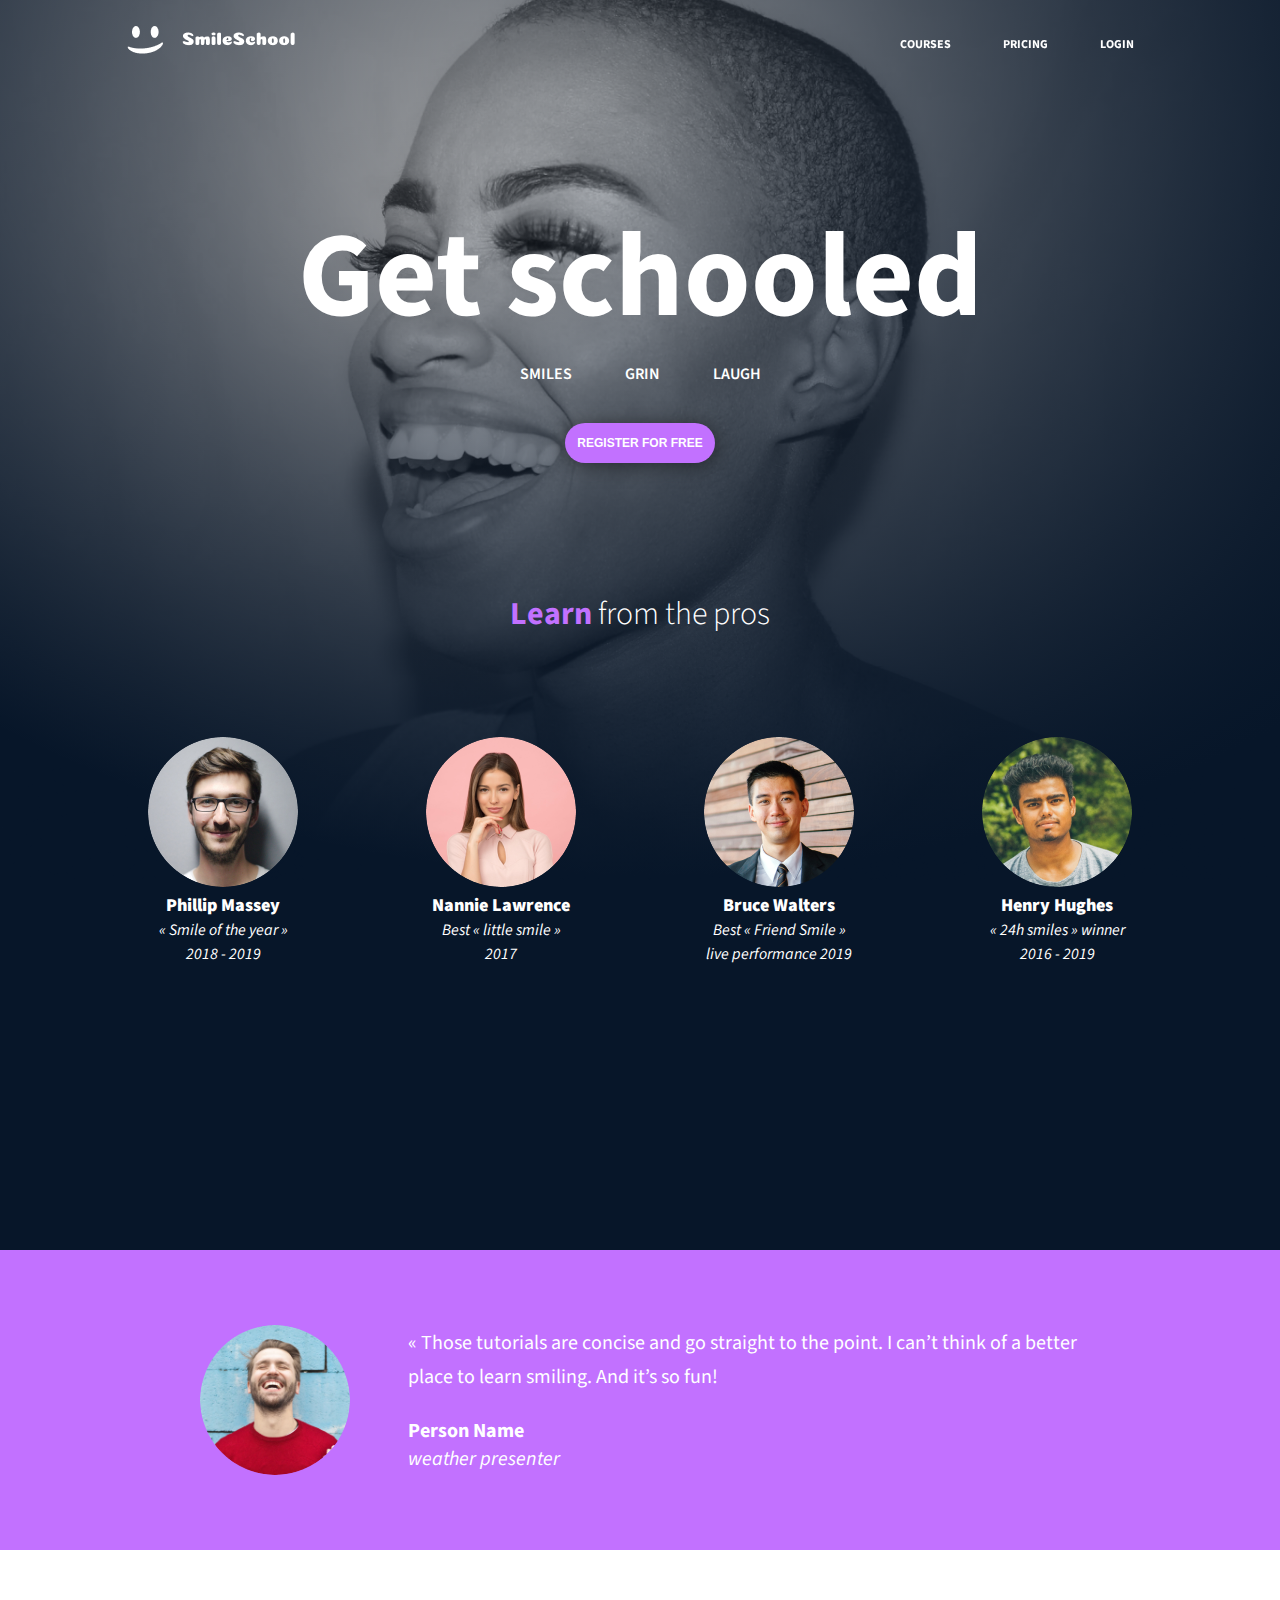
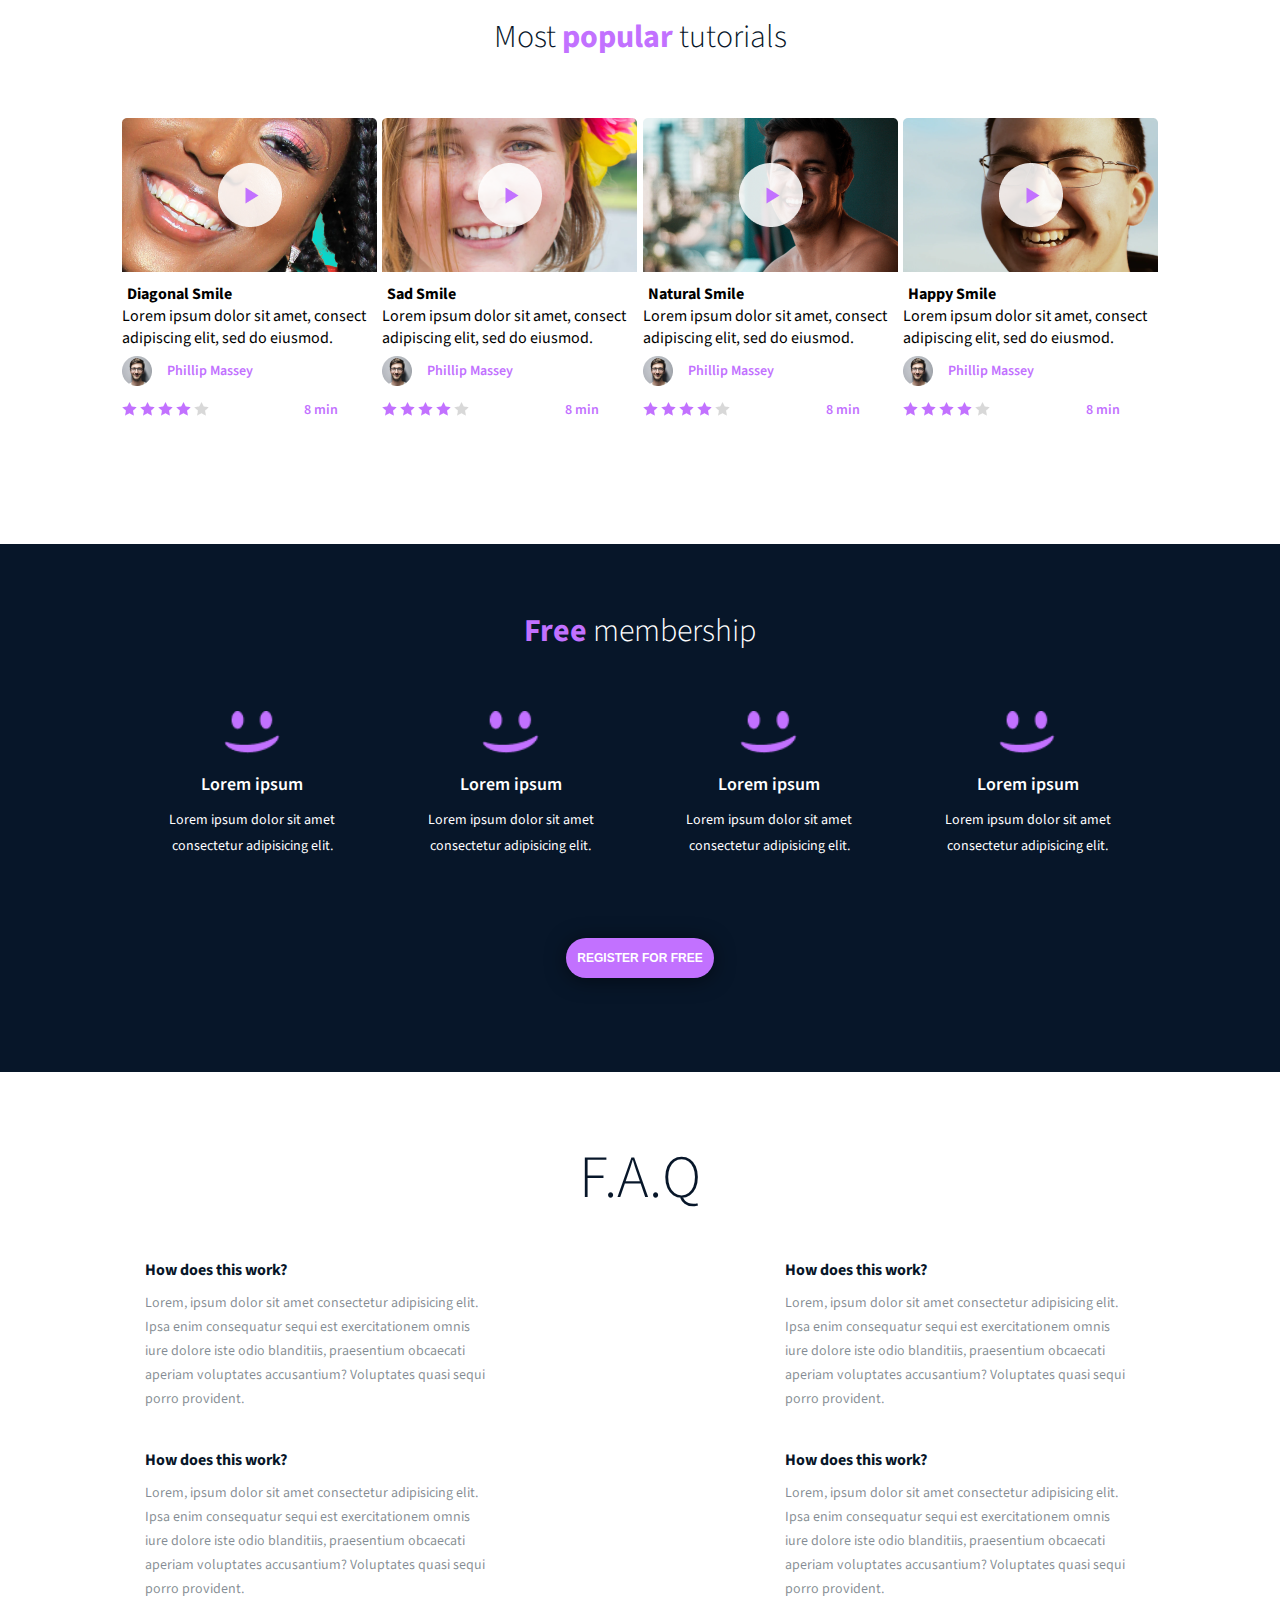
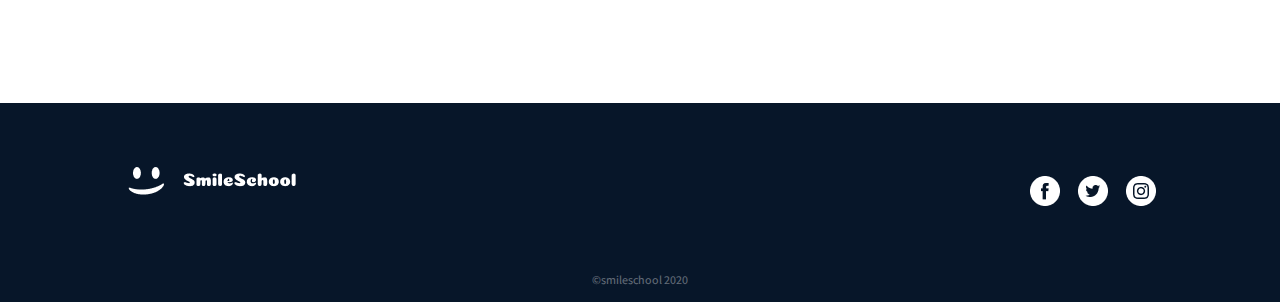
<file: css_advanced/index.html>
<!DOCTYPE html>
<html lang="en">
	<head>
		<meta charset="UTF-8" />
		<meta name="viewport" content="width=device-width, initial-scale=1.0" />
		<title>SmileSchool - Homepage</title>
		<link rel="stylesheet" href="styles.css" />
	</head>

	<body>
		<!-- Header -->
		<header id="header">
			<div id="logo">
				<a href="#"><img src="asset/img/logo.png" alt="logo" /></a>
			</div>
			<div id="menu">
				<a href="#">COURSES</a>
				<a href="#">PRICING</a>
				<a href="#">LOGIN</a>
			</div>
		</header>

		<!-- Main Element -->
		<main>
			<!-- Banner -->
			<section id="banner">
				<div id="bannertitle">
					<h1>Get schooled</h1>
					<p>SMILES GRIN LAUGH</p>
					<button type="button">REGISTER FOR FREE</button>
				</div>
				<!-- Pros -->
				<div id="pro">
					<h2><span>Learn</span> from the pros</h2>
					<div id="pro-details">
						<div class="pro_1">
							<img src="asset/img/pro1.png" alt="pro1" />
							<h3>Phillip Massey</h3>
							<p>« Smile of the year » 2018 - 2019</p>
						</div>
						<div class="pro_2">
							<img src="asset/img/pro2.png" alt="pro2" />
							<h3>Nannie Lawrence</h3>
							<p>Best « little smile » 2017</p>
						</div>
						<div class="pro_3">
							<img src="asset/img/pro3.png" alt="pro3" />
							<h3>Bruce Walters</h3>
							<p>Best « Friend Smile » live performance 2019</p>
						</div>
						<div class="pro_4">
							<img src="asset/img/pro4.png" alt="pro4" />
							<h3>Henry Hughes</h3>
							<p>« 24h smiles » winner 2016 - 2019</p>
						</div>
					</div>
				</div>
			</section>

			<!-- Quote -->
			<section id="quote">
				<div class="quote">
					<img src="asset/img/quote author.png" alt="author" />
					<div id="quote-content">
						<blockquote>
							&laquo Those tutorials are concise and go straight
							to the point. I can’t think of a better place to
							learn smiling. And it’s so fun!
						</blockquote>
						<p id="author">Person Name</p>
						<p id="text">weather presenter</p>
					</div>
				</div>
			</section>

			<!-- Videos -->
			<section id="videos">
				<h1>Most <span>popular</span> tutorials</h1>
				<div id="videos-content">
					<div class="video_1">
						<img src="asset/img/video1.png" />
						<h2>Diagonal Smile</h2>
						<p>
							Lorem ipsum dolor sit amet, consect adipiscing elit,
							sed do eiusmod.
						</p>
						<div class="video_author">
							<img src="asset/img/testimonialavatar.png" />
							<h3>Phillip Massey</h3>
						</div>
						<div class="rating">
							<div>
								<img src="asset/img/fullstar.png" />
								<img src="asset/img/fullstar.png" />
								<img src="asset/img/fullstar.png" />
								<img src="asset/img/fullstar.png" />
								<img src="asset/img/emptystar.png" />
							</div>
							<p>8 min</p>
						</div>
					</div>
					<div class="video_2">
						<img src="asset/img/video2.png" />
						<h2>Sad Smile</h2>
						<p>
							Lorem ipsum dolor sit amet, consect adipiscing elit,
							sed do eiusmod.
						</p>
						<div class="video_author">
							<img src="asset/img/testimonialavatar.png" />
							<h3>Phillip Massey</h3>
						</div>
						<div class="rating">
							<div>
								<img src="asset/img/fullstar.png" />
								<img src="asset/img/fullstar.png" />
								<img src="asset/img/fullstar.png" />
								<img src="asset/img/fullstar.png" />
								<img src="asset/img/emptystar.png" />
							</div>
							<p>8 min</p>
						</div>
					</div>
					<div class="video_3">
						<img src="asset/img/video3.png" />
						<h2>Natural Smile</h2>
						<p>
							Lorem ipsum dolor sit amet, consect adipiscing elit,
							sed do eiusmod.
						</p>
						<div class="video_author">
							<img src="asset/img/testimonialavatar.png" />
							<h3>Phillip Massey</h3>
						</div>
						<div class="rating">
							<div>
								<img src="asset/img/fullstar.png" />
								<img src="asset/img/fullstar.png" />
								<img src="asset/img/fullstar.png" />
								<img src="asset/img/fullstar.png" />
								<img src="asset/img/emptystar.png" />
							</div>
							<p>8 min</p>
						</div>
					</div>
					<div class="video_4">
						<img src="asset/img/video4.png" />
						<h2>Happy Smile</h2>
						<p>
							Lorem ipsum dolor sit amet, consect adipiscing elit,
							sed do eiusmod.
						</p>
						<div class="video_author">
							<img src="asset/img/testimonialavatar.png" />
							<h3>Phillip Massey</h3>
						</div>
						<div class="rating">
							<div>
								<img src="asset/img/fullstar.png" />
								<img src="asset/img/fullstar.png" />
								<img src="asset/img/fullstar.png" />
								<img src="asset/img/fullstar.png" />
								<img src="asset/img/emptystar.png" />
							</div>
							<p>8 min</p>
						</div>
					</div>
				</div>
			</section>

			<!-- Membership -->
			<section id="membership">
				<h1><span>Free</span> membership</h1>
				<div id="membership_content">
					<div class="message_1">
						<img src="asset/img/smile.png" alt="smile logo" />
						<h2>Lorem ipsum</h2>
						<p>
							Lorem ipsum dolor sit amet consectetur adipisicing
							elit.
						</p>
					</div>
					<div class="message_2">
						<img src="asset/img/smile.png" alt="smile logo" />
						<h2>Lorem ipsum</h2>
						<p>
							Lorem ipsum dolor sit amet consectetur adipisicing
							elit.
						</p>
					</div>
					<div class="message_3">
						<img src="asset/img/smile.png" alt="smile logo" />
						<h2>Lorem ipsum</h2>
						<p>
							Lorem ipsum dolor sit amet consectetur adipisicing
							elit.
						</p>
					</div>
					<div class="message_4">
						<img src="asset/img/smile.png" alt="smile logo" />
						<h2>Lorem ipsum</h2>
						<p>
							Lorem ipsum dolor sit amet consectetur adipisicing
							elit.
						</p>
					</div>
				</div>
				<button>REGISTER FOR FREE</button>
			</section>

			<!-- FAQ -->
			<section id="FAQ">
				<h1>F.A.Q</h1>
				<div>
					<div class="row">
						<div class="item">
							<h2>How does this work?</h2>
							<p>
								Lorem, ipsum dolor sit amet consectetur
								adipisicing elit. Ipsa enim consequatur sequi
								est exercitationem omnis iure dolore iste odio
								blanditiis, praesentium obcaecati aperiam
								voluptates accusantium? Voluptates quasi sequi
								porro provident.
							</p>
						</div>
						<div class="item">
							<h2>How does this work?</h2>
							<p>
								Lorem, ipsum dolor sit amet consectetur
								adipisicing elit. Ipsa enim consequatur sequi
								est exercitationem omnis iure dolore iste odio
								blanditiis, praesentium obcaecati aperiam
								voluptates accusantium? Voluptates quasi sequi
								porro provident.
							</p>
						</div>
					</div>
					<div class="row">
						<div class="item">
							<h2>How does this work?</h2>
							<p>
								Lorem, ipsum dolor sit amet consectetur
								adipisicing elit. Ipsa enim consequatur sequi
								est exercitationem omnis iure dolore iste odio
								blanditiis, praesentium obcaecati aperiam
								voluptates accusantium? Voluptates quasi sequi
								porro provident.
							</p>
						</div>
						<div class="item">
							<h2>How does this work?</h2>
							<p>
								Lorem, ipsum dolor sit amet consectetur
								adipisicing elit. Ipsa enim consequatur sequi
								est exercitationem omnis iure dolore iste odio
								blanditiis, praesentium obcaecati aperiam
								voluptates accusantium? Voluptates quasi sequi
								porro provident.
							</p>
						</div>
					</div>
				</div>
			</section>
		</main>

		<!-- Footer -->
		<footer>
			<div>
				<div class="footer">
					<div class="column_1">
						<img src="asset/img/logo.png" />
					</div>
					<div class="column_2">
						<a href="#facebook"
							><img src="asset/img/facebook_icon.png"
						/></a>
						<a href="#twitter"
							><img src="asset/img/twitter_icon.png"
						/></a>
						<a href="#instagram"
							><img src="asset/img/instagram_icon.png"
						/></a>
					</div>
				</div>
				<p style="opacity: 37%;">©smileschool 2020</p>
			</div>
		</footer>
	</body>
</html>
</file>
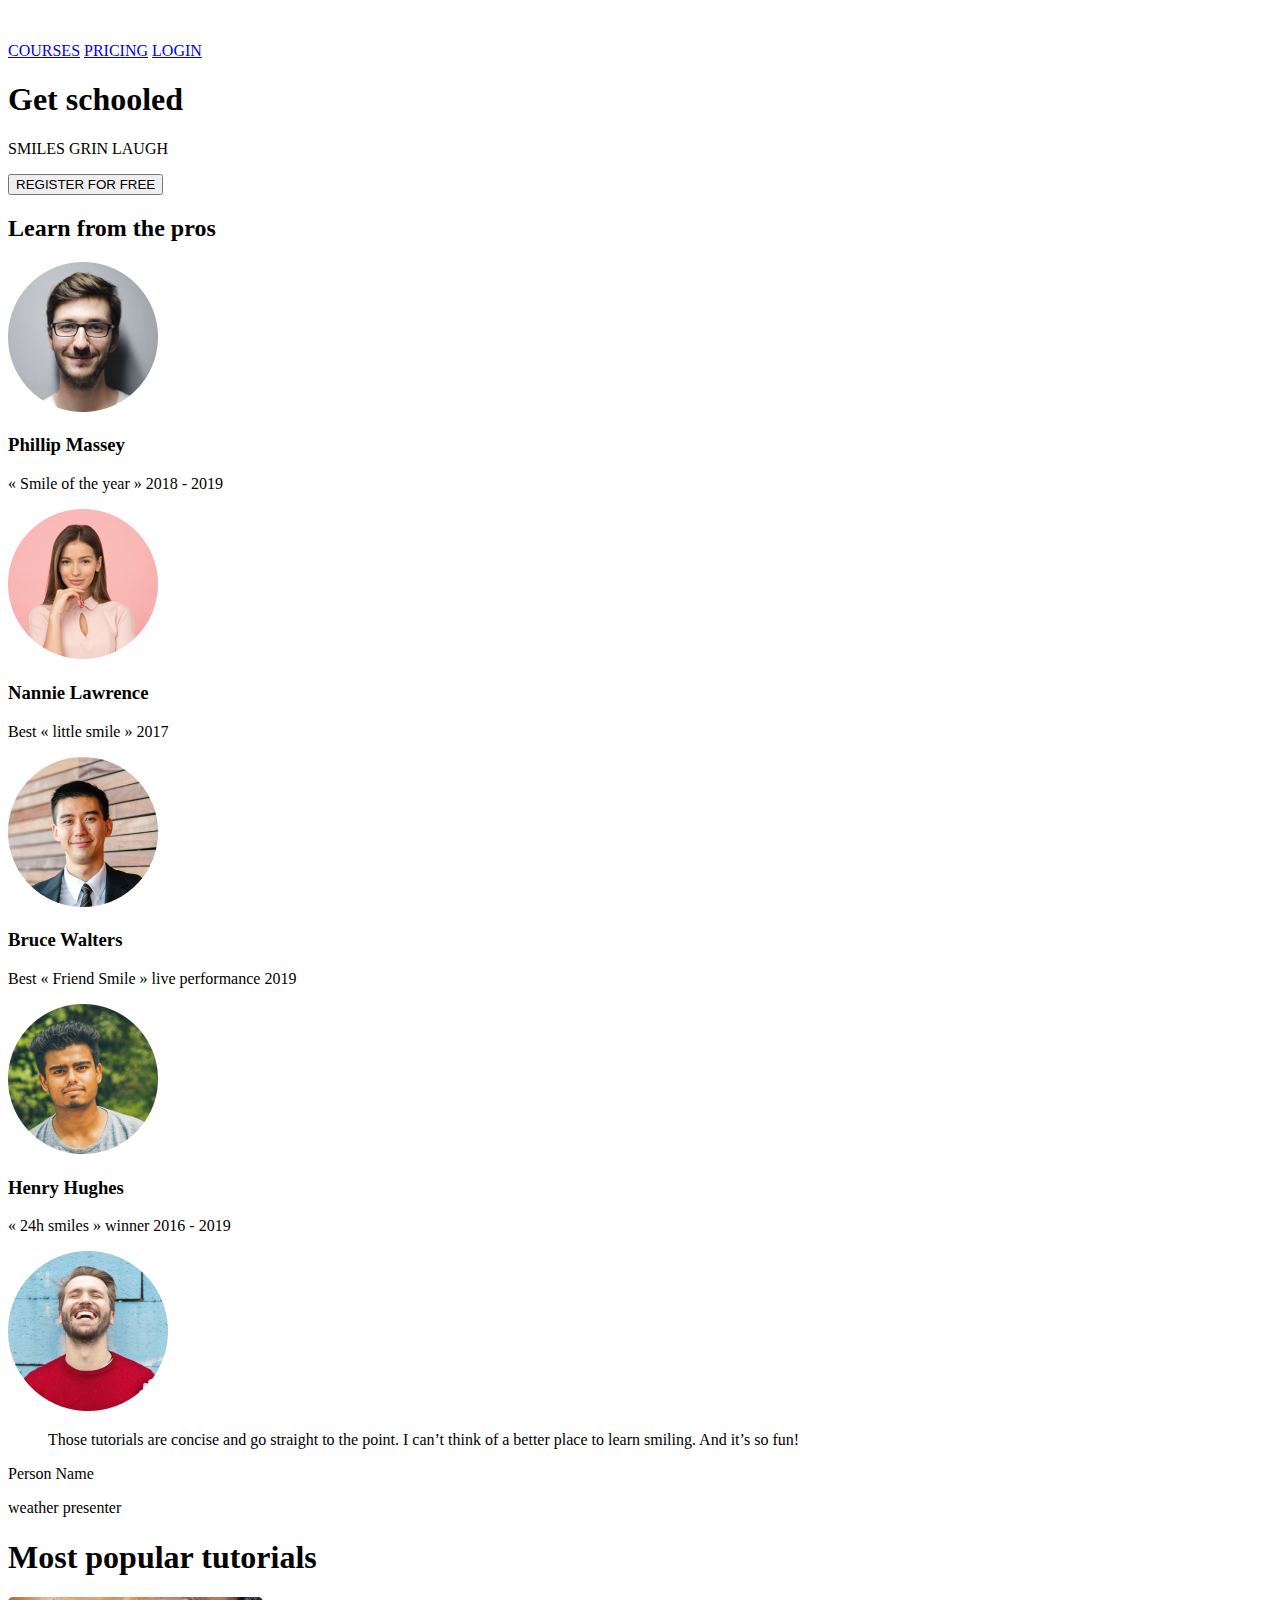
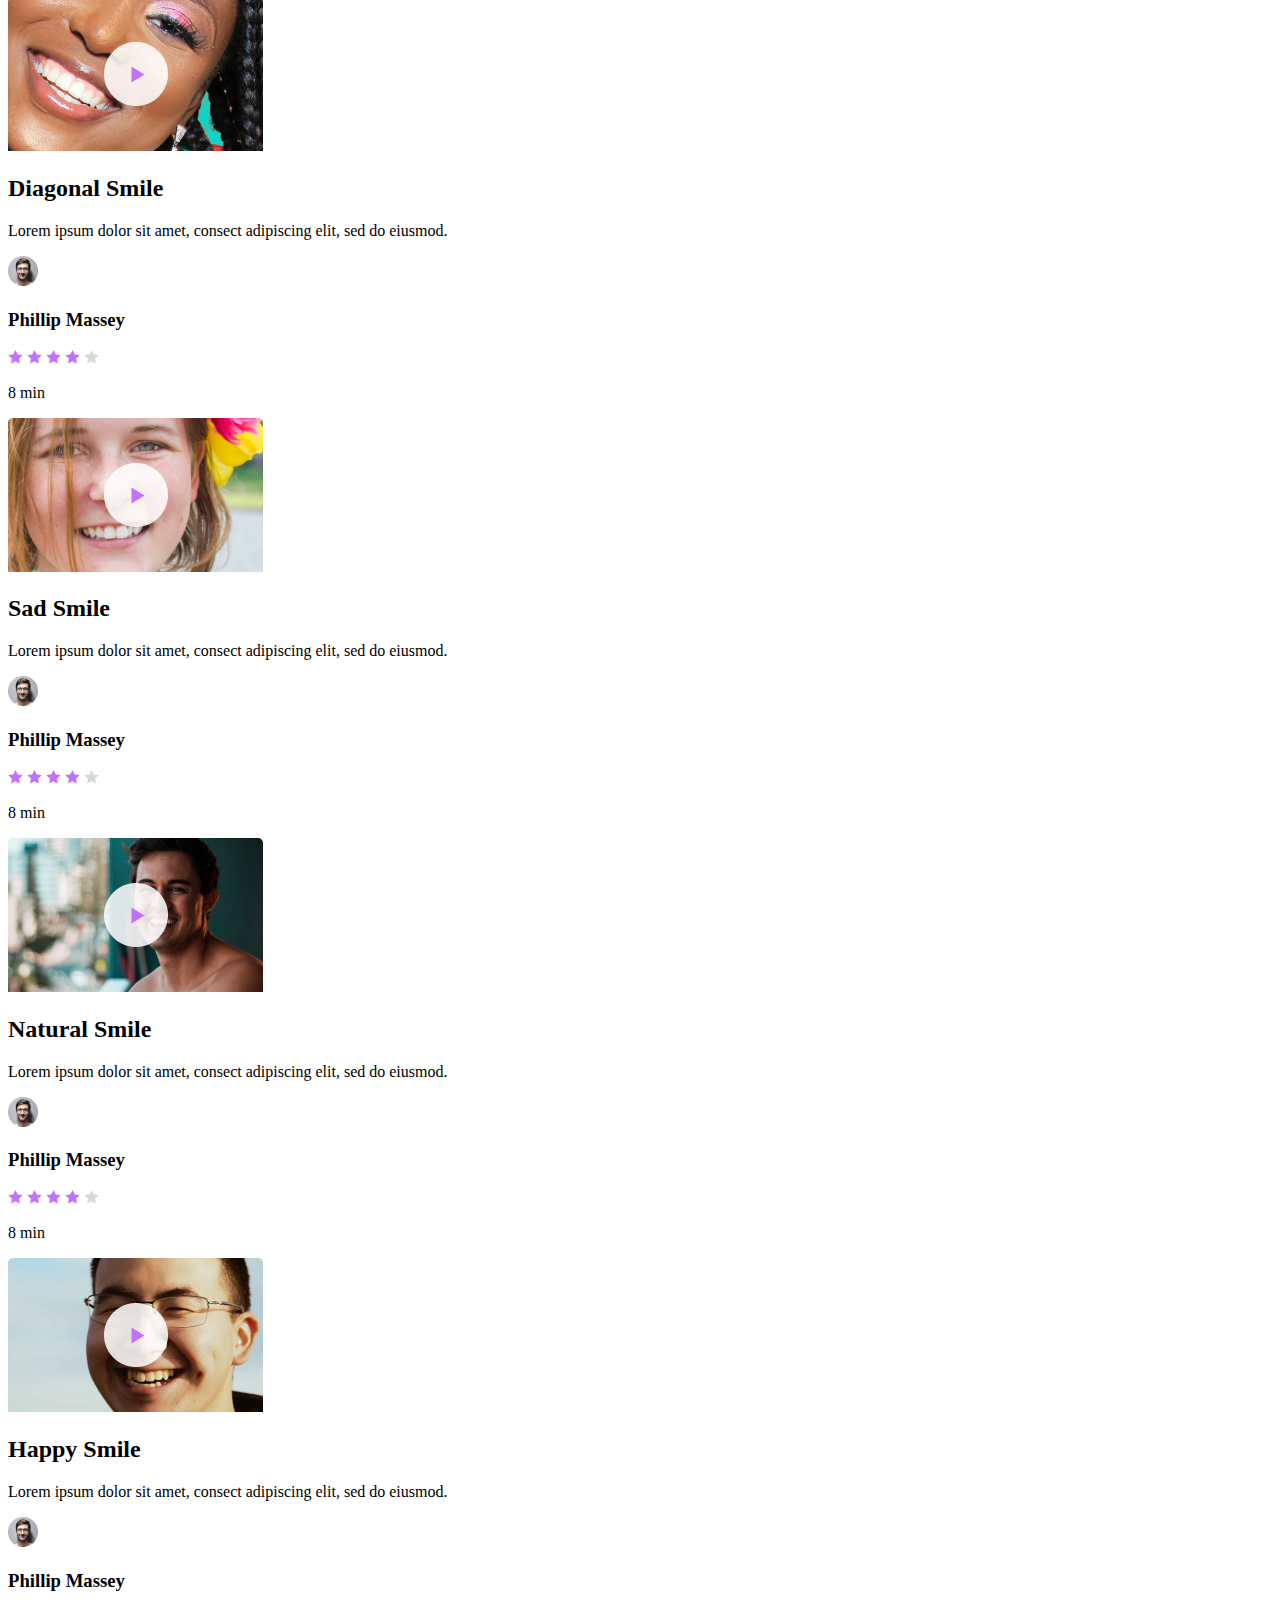
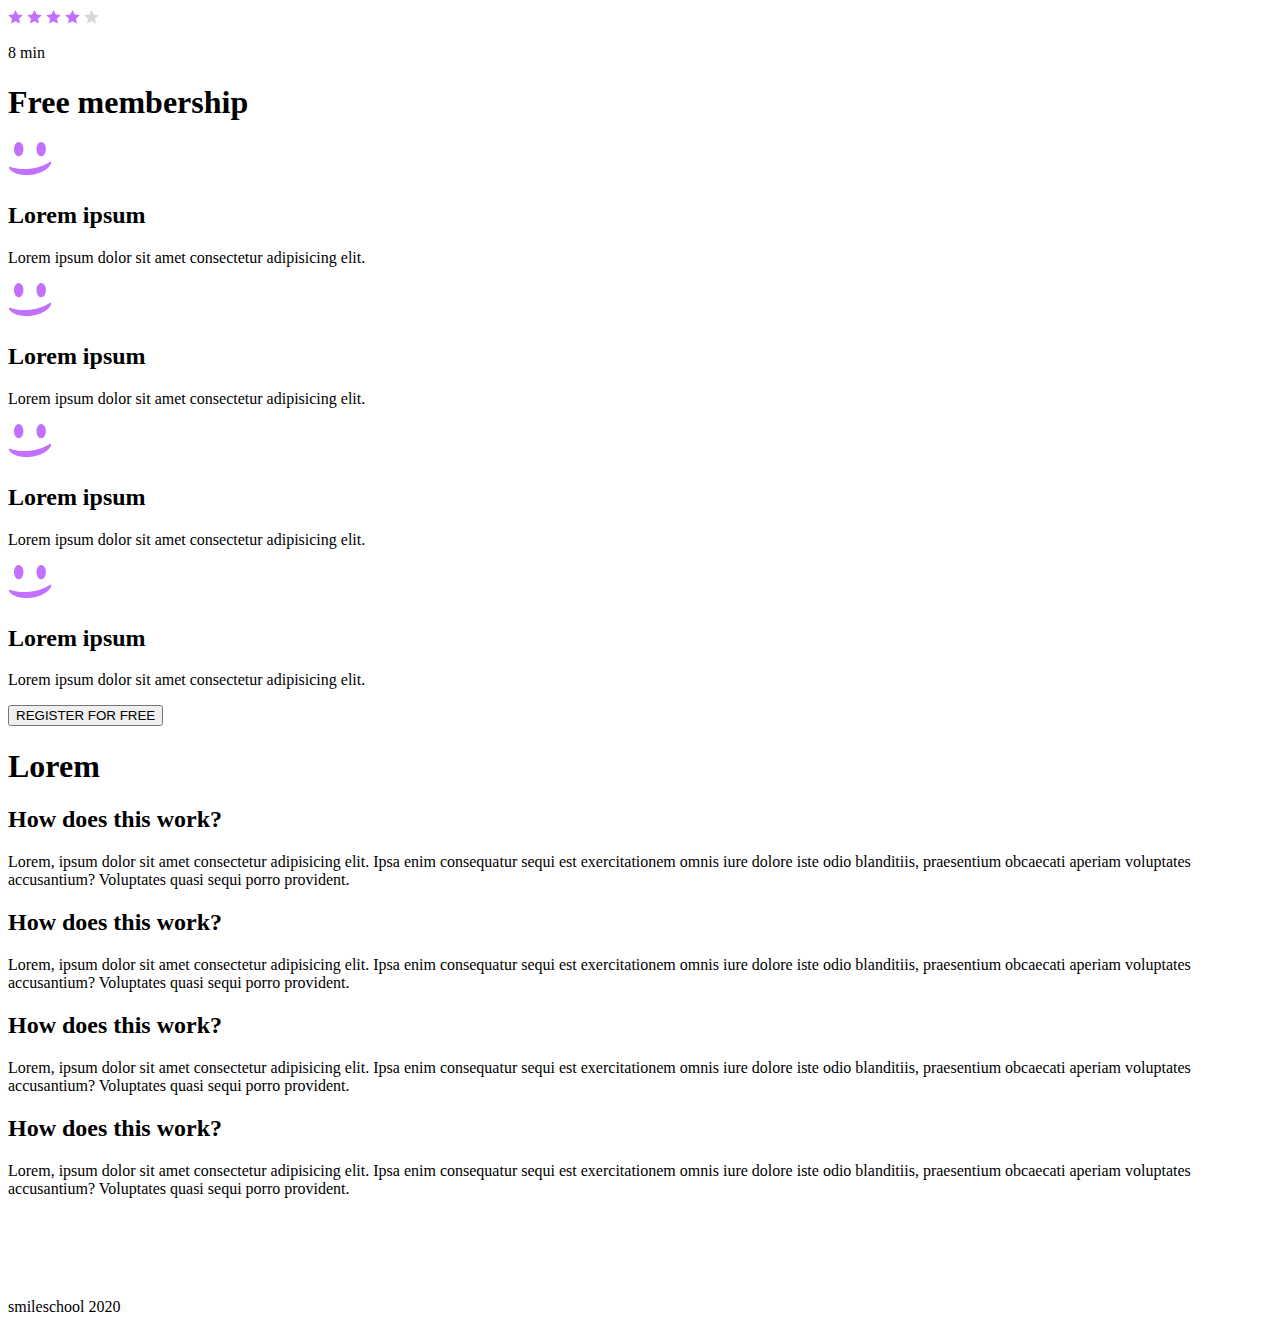
<file: html_advanced/index.html>
<!DOCTYPE html>
<html lang="en">
  <head>
    <meta charset="UTF-8">
    <meta name="viewport" content="width=device-width, initial-scale=1.0">
    <title>SmileSchool - Homepage</title>
  </head>
  <body>

    <!-- Header -->
    <header id="header">
      <div id="logo">
        <a href="#"><img src="asset/img/logo.png" alt="logo"></a>
      </div>
      <div id="menu">
        <a href="#">COURSES</a>
        <a href="#">PRICING</a>
        <a href="#">LOGIN</a>
      </div>
    </header>

    <!-- Main Element -->
    <main>

      <!-- Banner -->
      <section id="banner">
        <div>
          <h1>Get schooled</h1>
          <p>SMILES GRIN LAUGH</p>
          <button type="button">REGISTER FOR FREE</button>
        </div>
        <!-- Pros -->
        <div>
          <h2>Learn from the pros</h2>
          <div>
            <div id="pro">
              <img src="asset/img/pro1.png" alt="pro1">
              <h3>Phillip Massey</h3>
              <p>« Smile of the year » 2018 - 2019</p>
            </div>
            <div id="pro">
              <img src="asset/img/pro2.png" alt="pro2">
              <h3>Nannie Lawrence</h3>
              <p>Best « little smile » 2017</p>
            </div>
            <div id="pro">
              <img src="asset/img/pro3.png" alt="pro3">
              <h3>Bruce Walters</h3>
              <p>Best « Friend Smile » live performance 2019</p>
            </div>
            <div id="pro">
              <img src="asset/img/pro4.png" alt="pro4">
              <h3>Henry Hughes</h3>
              <p>« 24h smiles » winner 2016 - 2019</p>
            </div>
          </div>
        </div>
      </section>

      <!-- Quote -->
      <section id="quote">
        <div>
          <img src="asset/img/quote author.png" alt="author">
          <div id="quote-content">
            <blockquote>Those tutorials are concise and go straight to the
              point. I can’t think of a better place to learn smiling. And it’s
              so fun!</blockquote>
            <p>Person Name</p>
            <p>weather presenter</p>
          </div>
        </div>
      </section>

      <!-- Videos -->
      <section id="videos">
        <h1>Most popular tutorials</h1>
        <div id="videos-content">
          <div class="video">
            <img src="asset/img/video1.png">
            <h2>Diagonal Smile</h2>
            <p>Lorem ipsum dolor sit amet, consect adipiscing elit, sed do
              eiusmod.</p>
            <div class="author">
              <img src="asset/img/testimonialavatar.png">
              <h3>Phillip Massey</h3>
            </div>
            <div class="rating">
              <div>
                <img src="asset/img/fullstar.png">
                <img src="asset/img/fullstar.png">
                <img src="asset/img/fullstar.png">
                <img src="asset/img/fullstar.png">
                <img src="asset/img/emptystar.png">
              </div>
              <p>8 min</p>
            </div>
          </div>
          <div class="video">
            <img src="asset/img/video2.png">
            <h2>Sad Smile</h2>
            <p>Lorem ipsum dolor sit amet, consect adipiscing elit, sed do
              eiusmod.</p>
            <div class="author">
              <img src="asset/img/testimonialavatar.png">
              <h3>Phillip Massey</h3>
            </div>
            <div class="rating">
              <div>
                <img src="asset/img/fullstar.png">
                <img src="asset/img/fullstar.png">
                <img src="asset/img/fullstar.png">
                <img src="asset/img/fullstar.png">
                <img src="asset/img/emptystar.png">
              </div>
              <p>8 min</p>
            </div>
          </div>
          <div class="video">
            <img src="asset/img/video3.png">
            <h2>Natural Smile</h2>
            <p>Lorem ipsum dolor sit amet, consect adipiscing elit, sed do
              eiusmod.</p>
            <div class="author">
              <img src="asset/img/testimonialavatar.png">
              <h3>Phillip Massey</h3>
            </div>
            <div class="rating">
              <div>
                <img src="asset/img/fullstar.png">
                <img src="asset/img/fullstar.png">
                <img src="asset/img/fullstar.png">
                <img src="asset/img/fullstar.png">
                <img src="asset/img/emptystar.png">
              </div>
              <p>8 min</p>
            </div>
          </div>
          <div class="video">
            <img src="asset/img/video4.png">
            <h2>Happy Smile</h2>
            <p>Lorem ipsum dolor sit amet, consect adipiscing elit, sed do
              eiusmod.</p>
            <div class="author">
              <img src="asset/img/testimonialavatar.png">
              <h3>Phillip Massey</h3>
            </div>
            <div class="rating">
              <div>
                <img src="asset/img/fullstar.png">
                <img src="asset/img/fullstar.png">
                <img src="asset/img/fullstar.png">
                <img src="asset/img/fullstar.png">
                <img src="asset/img/emptystar.png">
              </div>
              <p>8 min</p>
            </div>
          </div>
        </div>
      </section>

      <!-- Membership -->
      <section id="membership">
        <h1>Free membership</h1>
        <div>
          <div class="message">
            <img src="asset/img/smile.png" alt="smile logo">
            <h2>Lorem ipsum</h2>
            <p>Lorem ipsum dolor sit amet consectetur adipisicing elit.</p>
          </div>
          <div class="message">
            <img src="asset/img/smile.png" alt="smile logo">
            <h2>Lorem ipsum</h2>
            <p>Lorem ipsum dolor sit amet consectetur adipisicing elit.</p>
          </div>
          <div class="message">
            <img src="asset/img/smile.png" alt="smile logo">
            <h2>Lorem ipsum</h2>
            <p>Lorem ipsum dolor sit amet consectetur adipisicing elit.</p>
          </div>
          <div class="message">
            <img src="asset/img/smile.png" alt="smile logo">
            <h2>Lorem ipsum</h2>
            <p>Lorem ipsum dolor sit amet consectetur adipisicing elit.</p>
          </div>
        </div>
        <button>REGISTER FOR FREE</button>
      </section>

      <!-- FAQ -->
      <section id="FAQ">
        <h1>Lorem</h1>
        <div>
          <div class="row">
            <div class="item">
              <h2>How does this work?</h2>
              <p>Lorem, ipsum dolor sit amet consectetur adipisicing elit. Ipsa enim consequatur sequi est exercitationem omnis iure dolore iste odio blanditiis, praesentium obcaecati aperiam voluptates accusantium? Voluptates quasi sequi porro provident.</p>
            </div>
            <div class="item">
              <h2>How does this work?</h2>
              <p>Lorem, ipsum dolor sit amet consectetur adipisicing elit. Ipsa enim consequatur sequi est exercitationem omnis iure dolore iste odio blanditiis, praesentium obcaecati aperiam voluptates accusantium? Voluptates quasi sequi porro provident.</p>
            </div>
          </div>
          <div class="row">
            <div class="item">
              <h2>How does this work?</h2>
              <p>Lorem, ipsum dolor sit amet consectetur adipisicing elit. Ipsa enim consequatur sequi est exercitationem omnis iure dolore iste odio blanditiis, praesentium obcaecati aperiam voluptates accusantium? Voluptates quasi sequi porro provident.</p>
            </div>
            <div class="item">
              <h2>How does this work?</h2>
              <p>Lorem, ipsum dolor sit amet consectetur adipisicing elit. Ipsa enim consequatur sequi est exercitationem omnis iure dolore iste odio blanditiis, praesentium obcaecati aperiam voluptates accusantium? Voluptates quasi sequi porro provident.</p>
            </div>
          </div>
        </div>
      </section>
    </main>

    <!-- Footer -->
    <footer id="footer">
      <div>
       <div>
         <img src="asset/img/logo.png">
         <div id="icons">
           <a href="#facebook"><img src="asset/img/facebook_icon.png"></a>
           <a href="#twitter"><img src="asset/img/twitter_icon.png"></a>
           <a href="#instagram"><img src="asset/img/instagram_icon.png"></a>
         </div>
       </div>
       <p>smileschool 2020</p>
      </div> 
     </footer>
  </body>
</html>
</file>
<file: css_advanced/styles.css>
@import url("https://fonts.googleapis.com/css2?family=Source+Sans+3:ital,wght@0,300;0,700;0,900;1,400&display=swap");

:root {
	--primary-color: #fff;
	--secondary-color: #071629;
	--accent-color: #c271ff;
	--accent-color-darker: #a856e6;
	font-family: "Source Sans 3", sans-serif;
}

* {
	margin: 0;
}

body {
	background-color: var(--secondary-color);
}

#header {
	display: flex;
	justify-content: space-around;
	margin: auto;
	padding: 2%;
	width: 90%;
	position: fixed;
	z-index: 2;
	flex-direction: row;
	align-items: center;
	align-content: center;
	margin-bottom: 10%;
}

#logo {
	margin-left: 5%;
}

#menu {
	display: inline-flex;
	height: 15px;
	justify-content: center;
	align-items: flex-start;
	gap: 52px;
	flex-shrink: 0;
	margin-left: 45%;
}

#menu a {
	color: var(--primary-color);
	font-size: 12px;
	font-style: normal;
	font-weight: 700;
	line-height: normal;
	text-transform: uppercase;
	text-decoration: none;
}

#banner {
	width: 100%;
	min-height: 1250px;
	background: radial-gradient(
		ellipse at 30% 18.1%,
		rgba(0, 0, 0, 0) 0%,
		var(--secondary-color) 90%
	);
	background-blend-mode: normal, color;
	background-size: cover;
	z-index: 1;
}

#banner::before {
	background: url(./asset/img/background.png);
	background-attachment: fixed;
	background-size: cover;
	background-repeat: no-repeat;
	width: 100%;
	min-height: 1250px;
	content: "";
	position: absolute;
	flex-shrink: 0;
	z-index: -1;
}

#bannertitle {
	padding-top: 2%;
	width: 1400px;
	flex-shrink: 0;
	color: var(--primary-color);
	z-index: 1;
	top: 15%;
	text-align: center;
	width: 100%;
}

#bannertitle h1 {
	color: var(--primary-color);
	font-size: 120px;
	font-style: normal;
	font-weight: 700;
	line-height: normal;
	padding-top: 13%;
}

#bannertitle p {
	font-size: 16px;
	font-style: normal;
	font-weight: 600;
	line-height: normal;
	word-spacing: 50px;
	text-transform: uppercase;
	padding-bottom: 3%;
}

button {
	border-radius: 22px;
	background-color: var(--accent-color);
	color: var(--primary-color);
	box-shadow: 0px 2px 20px 0px rgba(0, 0, 0, 0.5);
	border: none;
	text-align: center;
	font-size: 12px;
	font-style: normal;
	font-weight: 550;
	line-height: normal;
	text-transform: uppercase;
	padding: 0.6% 1%;
	min-height: 40px;
}

button:hover {
	background-color: var(--accent-color-darker);
}

#pro h2 {
	color: var(--primary-color);
	font-size: 32px;
	font-style: normal;
	font-weight: 300;
	line-height: normal;
	margin-bottom: 100px;
	margin-top: 10%;
}

#pro {
	color: var(--primary-color);
	text-align: center;
	bottom: 0;
	width: 100%;
}

#pro span {
	color: var(--accent-color);
	text-align: center;
	font-size: 32px;
	font-style: normal;
	font-weight: 700;
	line-height: normal;
}

#pro-details {
	width: 100%;
	display: flex;
	flex-wrap: wrap;
	justify-content: space-evenly;
}

#pro div {
	justify-content: center;
	gap: 10%;
}

#pro-details img {
	border-radius: 50%;
	width: 150px;
	height: 150px;
}

#pro-details h3 {
	color: var(--primary-color);
	text-align: center;
	font-size: 18px;
	font-style: normal;
	font-weight: 900;
}

#pro-details p {
	color: var(--primary-color);
	text-align: center;
	font-size: 16px;
	font-style: italic;
	font-weight: 400;
	line-height: 24px;
	max-width: 150px;
}

/*Quotes */

.quote {
	min-height: 300px;
	background-color: var(--accent-color);
	display: inline-flex;
	width: 100%;
	justify-content: center;
	color: var(--primary-color);
	display: flex;
	flex-direction: row;
	flex-wrap: nowrap;
	justify-content: center;
	align-items: center;
	align-content: normal;
}

.quote img {
	border-radius: 50%;
	width: 150px;
	height: 150px;
}

blockquote {
	color: var(--primary-color);
	font-size: 20px;
	font-style: normal;
	font-weight: 400;
	line-height: 33.6px;
	max-width: 730px;
	max-height: 392px;
	padding-left: 8%;
}

blockquote p {
	color: var(--primary-color);
	font-size: 20px;
	font-style: normal;
	font-weight: 400;
	max-width: 730px;
	padding-left: 8%;
}

#author {
	font-size: 20px;
	font-style: normal;
	font-weight: 700;
	padding-left: 8%;
	margin-top: 3%;
}

#text {
	font-size: 20px;
	font-style: italic;
	padding-left: 8%;
}

#videos {
	background-color: var(--primary-color);
	padding: 5%;
	justify-content: center;
}

#videos h1 {
	color: var(--secondary-color);
	text-align: center;
	font-size: 32px;
	font-style: normal;
	font-weight: 300;
	line-height: normal;
}

#videos h2 {
	font-size: 16px;
	margin-top: 2%;
	margin-left: 2%;
}

#videos span {
	color: var(--accent-color);
	font-size: 32px;
	font-style: normal;
	font-weight: 700;
	line-height: normal;
}

#videos-content {
	display: flex;
	flex-wrap: wrap;
	justify-content: space-between;
	padding: 5%;
}

.video_1,
.video_2,
.video_3,
.video_4 {
	width: calc(25% - 20px);
	flex-shrink: 0;
	min-width: 255px;
}

.video_author {
	margin-top: 3%;
	display: inline-flex;
	width: 100%;
	gap: 15px;
}

.video_author h3 {
	color: var(--accent-color);
	font-size: 14px;
	font-style: normal;
	font-weight: 600;
	line-height: 30px;
}

.video__1 p,
.video__2 p,
.video__3 p,
.video__4 p {
	color: rgba(7, 22, 41, 0.5);
	font-size: 14px;
	font-style: normal;
	line-height: 24px;
	margin-top: 2%;
}

.rating {
	margin-top: 3%;
	display: inline-flex;
	width: 100%;
	justify-content: center;
	justify-content: space-between;
}

.rating p {
	color: var(--accent-color);
	text-align: right;
	font-size: 14px;
	font-style: bold;
	font-weight: 600;
	line-height: 20px;
	padding: 0 15%;
}

#membership {
	background-color: var(--secondary-color);
	padding: 5% 0;
	min-height: 400px;
	padding: 5%;
	text-align: center;
}

#membership h1 {
	color: var(--primary-color);
	font-size: 32px;
	font-style: normal;
	font-weight: 300;
	line-height: normal;
}

#membership span {
	color: var(--accent-color);
	font-size: 32px;
	font-style: normal;
	font-weight: 700;
	line-height: normal;
}

#membership_content {
	display: flex;
	flex-wrap: wrap;
	justify-content: space-evenly;
	padding: 5%;
}

.message_1,
.message_2,
.message_3,
.message_4 {
	width: calc(25% - 20px);
	flex-shrink: 0;
	margin-bottom: 20px;
	box-sizing: border-box;
	min-width: 255px;
	color: var(--primary-color);
	text-align: center;
	max-width: 212px;
	padding: 0 3%;
}

.message_1 img,
.message_2 img,
.message_3 img,
.message_4 img {
	width: 30%;
	height: 30%;
}

.message_1 h2,
.message_2 h2,
.message_3 h2,
.message_4 h2 {
	font-size: 18px;
	font-style: normal;
	font-weight: 600;
	line-height: 26px;
	padding: 5% 0;
}

.message_1 p,
.message_2 p,
.message_3 p,
.message_4 p {
	font-size: 14px;
	font-style: normal;
	font-weight: 400;
	line-height: 26px;
}


#FAQ {
	background-color: var(--primary-color);
	padding: 5% 0;
}

#FAQ h1 {
	color: var(--secondary-color);
	text-align: center;
	font-size: 60px;
	font-style: normal;
	font-weight: 300;
	line-height: normal;
	margin-bottom: 3%;
}

.item h2 {
	color: var(--secondary-color);
	font-size: 16px;
	font-style: normal;
	font-weight: 700;
	line-height: normal;
	padding-bottom: 3%;
}

.item p {
	color: rgba(7, 22, 41, 0.5);
	font-size: 14px;
	font-style: normal;
	font-weight: 400;
	line-height: 24px;
	margin-bottom: 5%;
}

.row {
	display: flex;
	flex-wrap: wrap;
	justify-content: space-around;
}

.item {
	text-align: left;
	max-width: 350px;
	margin-bottom: 20px;
	box-sizing: border-box;
}


footer {
	padding: 1% 0;
}

.footer {
	display: flex;
	justify-content: space-between;
	text-align: center;
	padding: 4% 0;
    margin-left: 10%;
    margin-right: 10%;
}

.column_2 {
    display: flex;
    flex-wrap: nowrap;
    padding-right: 4%;
}

.footer a {
    margin: 10%;
}

footer p {
	text-align: center;
	color: var(--primary-color);
	font-size: 12px;
	font-style: normal;
}
</file>
